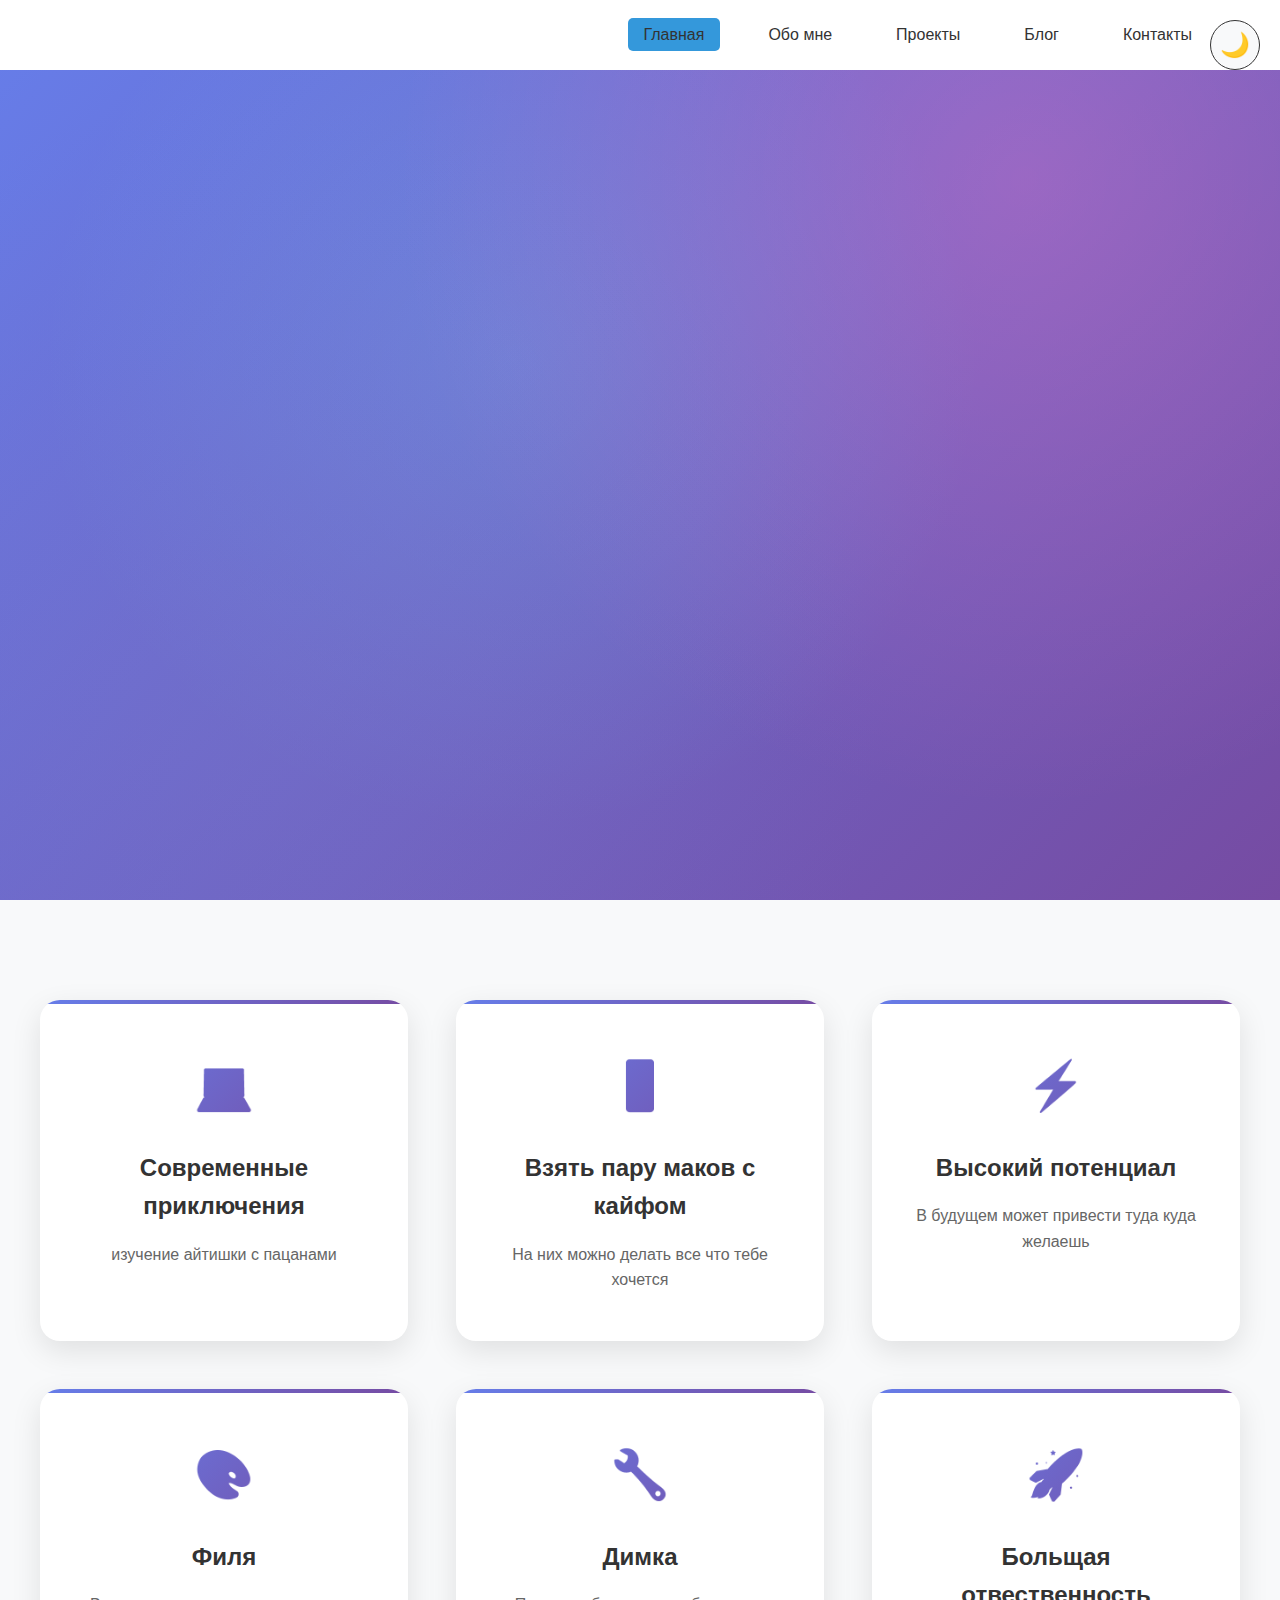
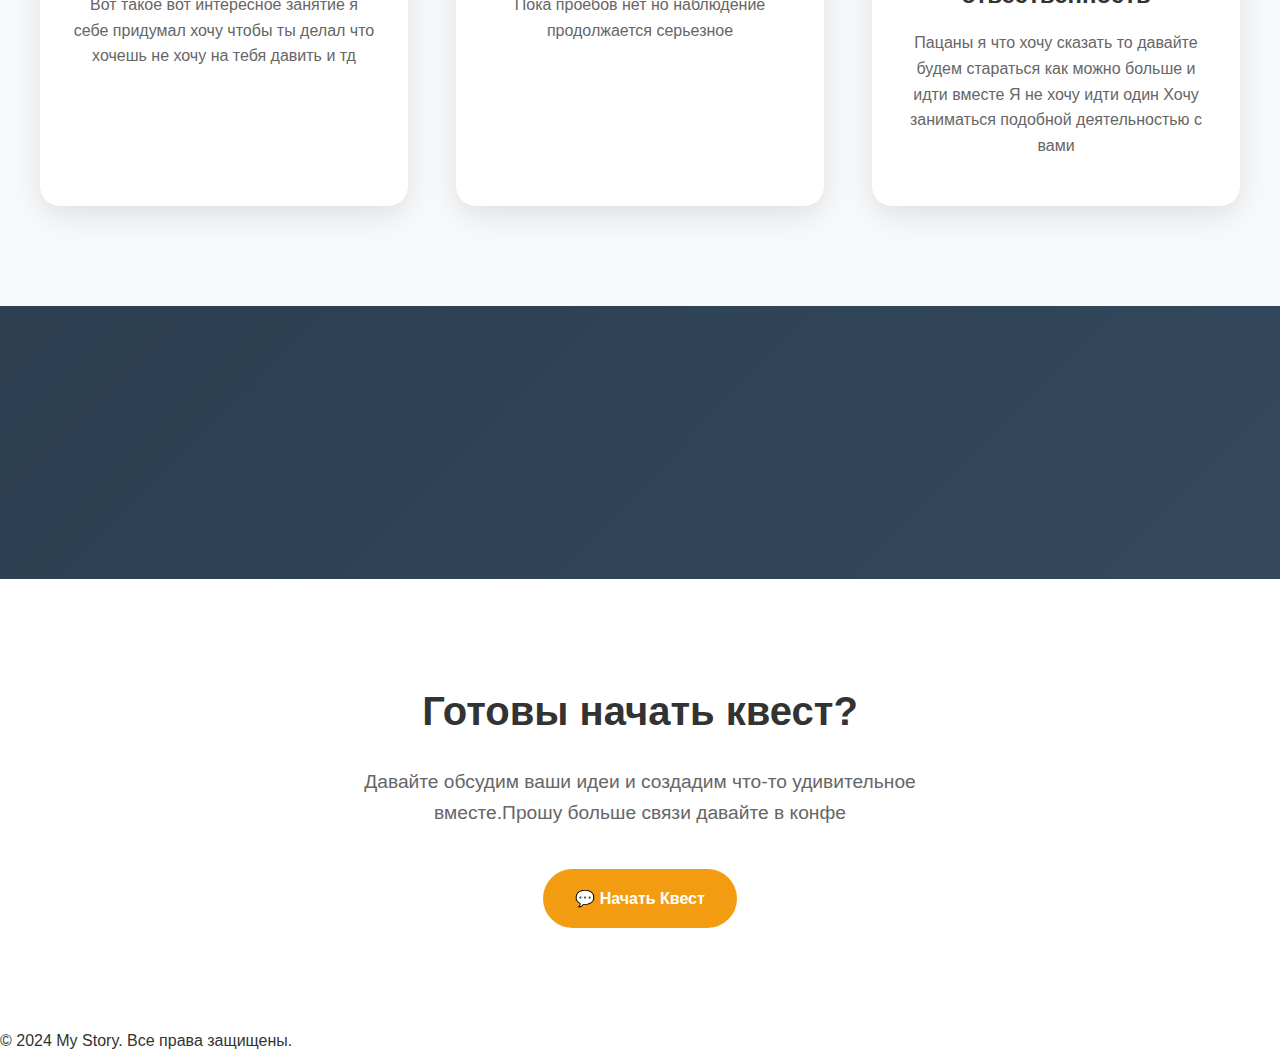
<file: index.html>
<!DOCTYPE html>
<html lang="ru">
<head>
    <meta name="theme-color" content="#ffffff" id="themeColor">
    <meta charset="UTF-8">
    <meta name="viewport" content="width=device-width, initial-scale=1.0">
    <title>Главная - MyStory</title>
    <link rel="stylesheet" href="style.css">
    <link href="https://fonts.googleapis.com/css2?family=Inter:wght@300;400;500;600;700&display=swap" rel="stylesheet">
    
    <style>
        /* CSS переменные для тем */
        :root {
            --bg-color: #ffffff;
            --text-color: #333333;
            --card-bg: #f8f9fa;
            --header-bg: #ffffff;
            --primary-color: #667eea;
            --secondary-color: #764ba2;
        }

        /* Темная тема */
        [data-theme="dark"] {
            --bg-color: #1a1a1a;
            --text-color: #ffffff;
            --card-bg: #2d2d2d;
            --header-bg: #2d2d2d;
            --primary-color: #4dabf7;
            --secondary-color: #339af0;
        }

        /* Основные стили с использованием переменных */
        body {
            background-color: var(--bg-color);
            color: var(--text-color);
            transition: background-color 0.3s ease, color 0.3s ease;
        }

        header {
            background-color: var(--header-bg) !important;
        }

        /* Специфические стили для главной страницы */
        .hero {
            background: linear-gradient(135deg, var(--primary-color) 0%, var(--secondary-color) 100%);
            min-height: 100vh;
            display: flex;
            align-items: center;
            justify-content: center;
            position: relative;
            overflow: hidden;
            padding: 100px 2rem 2rem;
        }
        
        .hero::before {
            content: '';
            position: absolute;
            top: 0;
            left: 0;
            right: 0;
            bottom: 0;
            background: 
                radial-gradient(circle at 20% 80%, rgba(120, 119, 198, 0.3) 0%, transparent 50%),
                radial-gradient(circle at 80% 20%, rgba(255, 119, 198, 0.3) 0%, transparent 50%),
                radial-gradient(circle at 40% 40%, rgba(120, 219, 255, 0.2) 0%, transparent 50%);
            animation: float 6s ease-in-out infinite;
        }

        .hero-content {
            text-align: center;
            color: white;
            position: relative;
            z-index: 2;
            max-width: 800px;
        }

        .hero h1 {
            font-size: 4rem;
            font-weight: 700;
            margin-bottom: 1.5rem;
            opacity: 0;
            animation: fadeInUp 1s ease 0.5s forwards;
            line-height: 1.2;
        }

        .hero p {
            font-size: 1.4rem;
            margin-bottom: 2.5rem;
            opacity: 0.9;
            opacity: 0;
            animation: fadeInUp 1s ease 0.8s forwards;
            line-height: 1.6;
        }

        .highlight {
            background: linear-gradient(135deg, #f39c12, #e74c3c);
            -webkit-background-clip: text;
            -webkit-text-fill-color: transparent;
            background-clip: text;
        }

        .hero-buttons {
            display: flex;
            gap: 1.5rem;
            justify-content: center;
            opacity: 0;
            animation: fadeInUp 1s ease 1.1s forwards;
            flex-wrap: wrap;
        }

        .cta-button {
            background: rgba(255, 255, 255, 0.2);
            backdrop-filter: blur(10px);
            color: white;
            padding: 15px 30px;
            text-decoration: none;
            border-radius: 50px;
            transition: all 0.3s ease;
            border: 2px solid rgba(255, 255, 255, 0.3);
            font-weight: 600;
            display: inline-flex;
            align-items: center;
            gap: 0.5rem;
        }

        .cta-button.primary {
            background: #f39c12;
            border-color: #f39c12;
        }

        .cta-button:hover {
            transform: translateY(-3px);
            box-shadow: 0 10px 30px rgba(0,0,0,0.2);
            background: rgba(255, 255, 255, 0.3);
        }

        .cta-button.primary:hover {
            background: #e67e22;
            border-color: #e67e22;
        }

        /* Секция фичей */
        .features {
            padding: 100px 2rem;
            background: var(--card-bg);
        }

        .features-grid {
            display: grid;
            grid-template-columns: repeat(auto-fit, minmax(300px, 1fr));
            gap: 3rem;
            max-width: 1200px;
            margin: 0 auto;
        }

        .feature-card {
            background: var(--bg-color);
            padding: 3rem 2rem;
            border-radius: 20px;
            text-align: center;
            box-shadow: 0 10px 30px rgba(0,0,0,0.1);
            transition: all 0.3s ease;
            position: relative;
            overflow: hidden;
        }

        .feature-card::before {
            content: '';
            position: absolute;
            top: 0;
            left: 0;
            right: 0;
            height: 4px;
            background: linear-gradient(135deg, var(--primary-color), var(--secondary-color));
        }

        .feature-card:hover {
            transform: translateY(-10px);
            box-shadow: 0 20px 40px rgba(0,0,0,0.15);
        }

        .feature-icon {
            font-size: 3rem;
            margin-bottom: 1.5rem;
            background: linear-gradient(135deg, var(--primary-color), var(--secondary-color));
            -webkit-background-clip: text;
            -webkit-text-fill-color: transparent;
            background-clip: text;
        }

        .feature-card h3 {
            font-size: 1.5rem;
            margin-bottom: 1rem;
            color: var(--text-color);
        }

        .feature-card p {
            color: #666;
            line-height: 1.6;
        }

        [data-theme="dark"] .feature-card p {
            color: #cccccc;
        }

        /* Секция статистики */
        .stats {
            padding: 80px 2rem;
            background: linear-gradient(135deg, #2c3e50, #34495e);
            color: white;
            text-align: center;
        }

        .stats-grid {
            display: grid;
            grid-template-columns: repeat(auto-fit, minmax(200px, 1fr));
            gap: 2rem;
            max-width: 1200px;
            margin: 0 auto;
        }

        .stat-item {
            opacity: 0;
            transform: translateY(30px);
            transition: all 0.6s ease;
        }

        .stat-item.visible {
            opacity: 1;
            transform: translateY(0);
        }

        .stat-number {
            font-size: 3rem;
            font-weight: 700;
            margin-bottom: 0.5rem;
            background: linear-gradient(135deg, #f39c12, #e74c3c);
            -webkit-background-clip: text;
            -webkit-text-fill-color: transparent;
            background-clip: text;
        }

        .stat-label {
            font-size: 1.1rem;
            opacity: 0.8;
        }

        /* Секция призыва к действию */
        .cta-section {
            padding: 100px 2rem;
            background: var(--bg-color);
            text-align: center;
        }

        .cta-content {
            max-width: 600px;
            margin: 0 auto;
        }

        .cta-content h2 {
            font-size: 2.5rem;
            margin-bottom: 1.5rem;
            color: var(--text-color);
        }

        .cta-content p {
            font-size: 1.2rem;
            margin-bottom: 2.5rem;
            color: #666;
            line-height: 1.6;
        }

        [data-theme="dark"] .cta-content p {
            color: #cccccc;
        }

        /* Кнопка переключения темы */
        .theme-toggle {
            position: fixed;
            top: 20px;
            right: 20px;
            background: var(--card-bg);
            border: 1px solid var(--text-color);
            border-radius: 50%;
            width: 50px;
            height: 50px;
            font-size: 1.5rem;
            cursor: pointer;
            z-index: 1000;
            transition: all 0.3s ease;
            display: flex;
            align-items: center;
            justify-content: center;
        }

        .theme-toggle:hover {
            transform: scale(1.1);
            background: var(--primary-color);
        }

        /* Навигация */
        nav ul li a {
            color: var(--text-color) !important;
        }

        /* Анимации */
        @keyframes fadeInUp {
            from {
                opacity: 0;
                transform: translateY(30px);
            }
            to {
                opacity: 1;
                transform: translateY(0);
            }
        }

        @keyframes float {
            0%, 100% {
                transform: translateY(0px);
            }
            50% {
                transform: translateY(-20px);
            }
        }

        .typewriter {
            overflow: hidden;
            border-right: 3px solid #f39c12;
            white-space: nowrap;
            margin: 0 auto;
            animation: typing 3.5s steps(40, end), blink-caret 0.75s step-end infinite;
        }

        @keyframes typing {
            from { width: 0 }
            to { width: 100% }
        }

        @keyframes blink-caret {
            from, to { border-color: transparent }
            50% { border-color: #f39c12 }
        }

        /* Адаптивность */
        @media (max-width: 768px) {
            .hero h1 {
                font-size: 2.5rem;
            }
            
            .hero p {
                font-size: 1.1rem;
            }
            
            .hero-buttons {
                flex-direction: column;
                align-items: center;
            }
            
            .cta-button {
                width: 100%;
                max-width: 300px;
                justify-content: center;
            }
            
            .features-grid {
                grid-template-columns: 1fr;
            }
            
            .stats-grid {
                grid-template-columns: repeat(2, 1fr);
            }

            .theme-toggle {
                top: 15px;
                right: 15px;
                width: 45px;
                height: 45px;
                font-size: 1.3rem;
            }
        }

        @media (max-width: 480px) {
            .stats-grid {
                grid-template-columns: 1fr;
            }
            
            .hero h1 {
                font-size: 2rem;
            }

            .theme-toggle {
                top: 10px;
                right: 10px;
                width: 40px;
                height: 40px;
                font-size: 1.2rem;
            }
        }
    </style>
</head>
<body>
    <header>
        <nav>
            <div class="logo">
                <a href="index.html">My Story</a>
            </div>
            <ul class="nav-links">
                <li><a href="index.html" class="active">Главная</a></li>
                <li><a href="about.html">Обо мне</a></li>
                <li><a href="projects.html">Проекты</a></li>
                <li><a href="blog.html">Блог</a></li>
                <li><a href="contact.html">Контакты</a></li>
            </ul>
            <!-- Кнопка переключения темы -->
            <button id="themeToggle" class="theme-toggle" title="Переключить тему">🌙</button>
        </nav>
    </header>

    <!-- Герой секция -->
    <section class="hero">
        <div class="hero-content">
            <h1>
                Привет, я <span class="highlight">RAFA</span>
                <br>Создаю цифровые решения
            rasul and raf luchie</h1>
                
            <p>
                Превращаю идеи в современные и функциональные веб-сайты. 
                Специализируюсь на создании интуитивных интерфейсов и качественном коде.
            </p>
            <div class="hero-buttons">
                <a href="projects.html" class="cta-button primary">
                    🚀 Смотреть работы
                </a>
                <a href="contact.html" class="cta-button">
                    📞 Не связывайся!
                </a>
            </div>
        </div>
    </section>

    <!-- Секция возможностей -->
    <section class="features">
        <div class="features-grid">
            <div class="feature-card">
                <div class="feature-icon">💻</div>
                <h3>Современные приключения</h3>
                <p>изучение айтишки с пацанами</p>
            </div>
            
            <div class="feature-card">
                <div class="feature-icon">📱</div>
                <h3>Взять пару маков с кайфом</h3>
                <p>На них можно делать все что тебе хочется</p>
            </div>
            
            <div class="feature-card">
                <div class="feature-icon">⚡</div>
                <h3>Высокий потенциал</h3>
                <p>В будущем может привести туда куда желаешь</p>
            </div>
            
            <div class="feature-card">
                <div class="feature-icon">🎨</div>
                <h3>Филя</h3>
                <p>Вот такое вот интересное занятие я себе придумал
                    хочу чтобы ты делал что хочешь
                    не хочу на тебя давить и тд 
                    
                </p>
            </div>
            
            <div class="feature-card">
                <div class="feature-icon">🔧</div>
                <h3>Димка</h3>
                <p>Пока проебов нет
                    но наблюдение продолжается серьезное
                    
                </p>
            </div>
            
            <div class="feature-card">
                <div class="feature-icon">🚀</div>
                <h3>Больщая отвественность</h3>
                <p>Пацаны я что хочу сказать то 
                    давайте будем стараться как можно больше и идти вместе
                    Я не хочу идти один
                    Хочу заниматься подобной деятельностью с вами
                </p>
            </div>
        </div>
    </section>

    <!-- Секция статистики -->
    <section class="stats">
        <div class="stats-grid">
            <div class="stat-item">
                <div class="stat-number" data-target="0"></div>
                <div class="stat-label">Завершенных проектов</div>
            </div>
            
            <div class="stat-item">
                <div class="stat-number" data-target="0"></div>
                <div class="stat-label">Года опыта</div>
            </div>
            
            <div class="stat-item">
                <div class="stat-number" data-target="1">0</div>
                <div class="stat-label">Месяцев подготовки</div>
            </div>
            
            <div class="stat-item">
                <div class="stat-number" data-target="0"></div>
                <div class="stat-label">Выполненных задач</div>
            </div>
        </div>
    </section>

    <!-- Секция призыва к действию -->
    <section class="cta-section">
        <div class="cta-content">
            <h2>Готовы начать квест?</h2>
            <p>Давайте обсудим ваши идеи и создадим что-то удивительное вместе.Прошу больше связи давайте в конфе</p>
            <a href="contact.html" class="cta-button primary">
                💬 Начать Квест
            </a>
        </div>
    </section>

    <footer>
        <div class="footer-content">
            <p>&copy; 2024 My Story. Все права защищены.</p>
        </div>
    </footer>

    <script src="theme.js"></script>
</body>
</html>
</file>
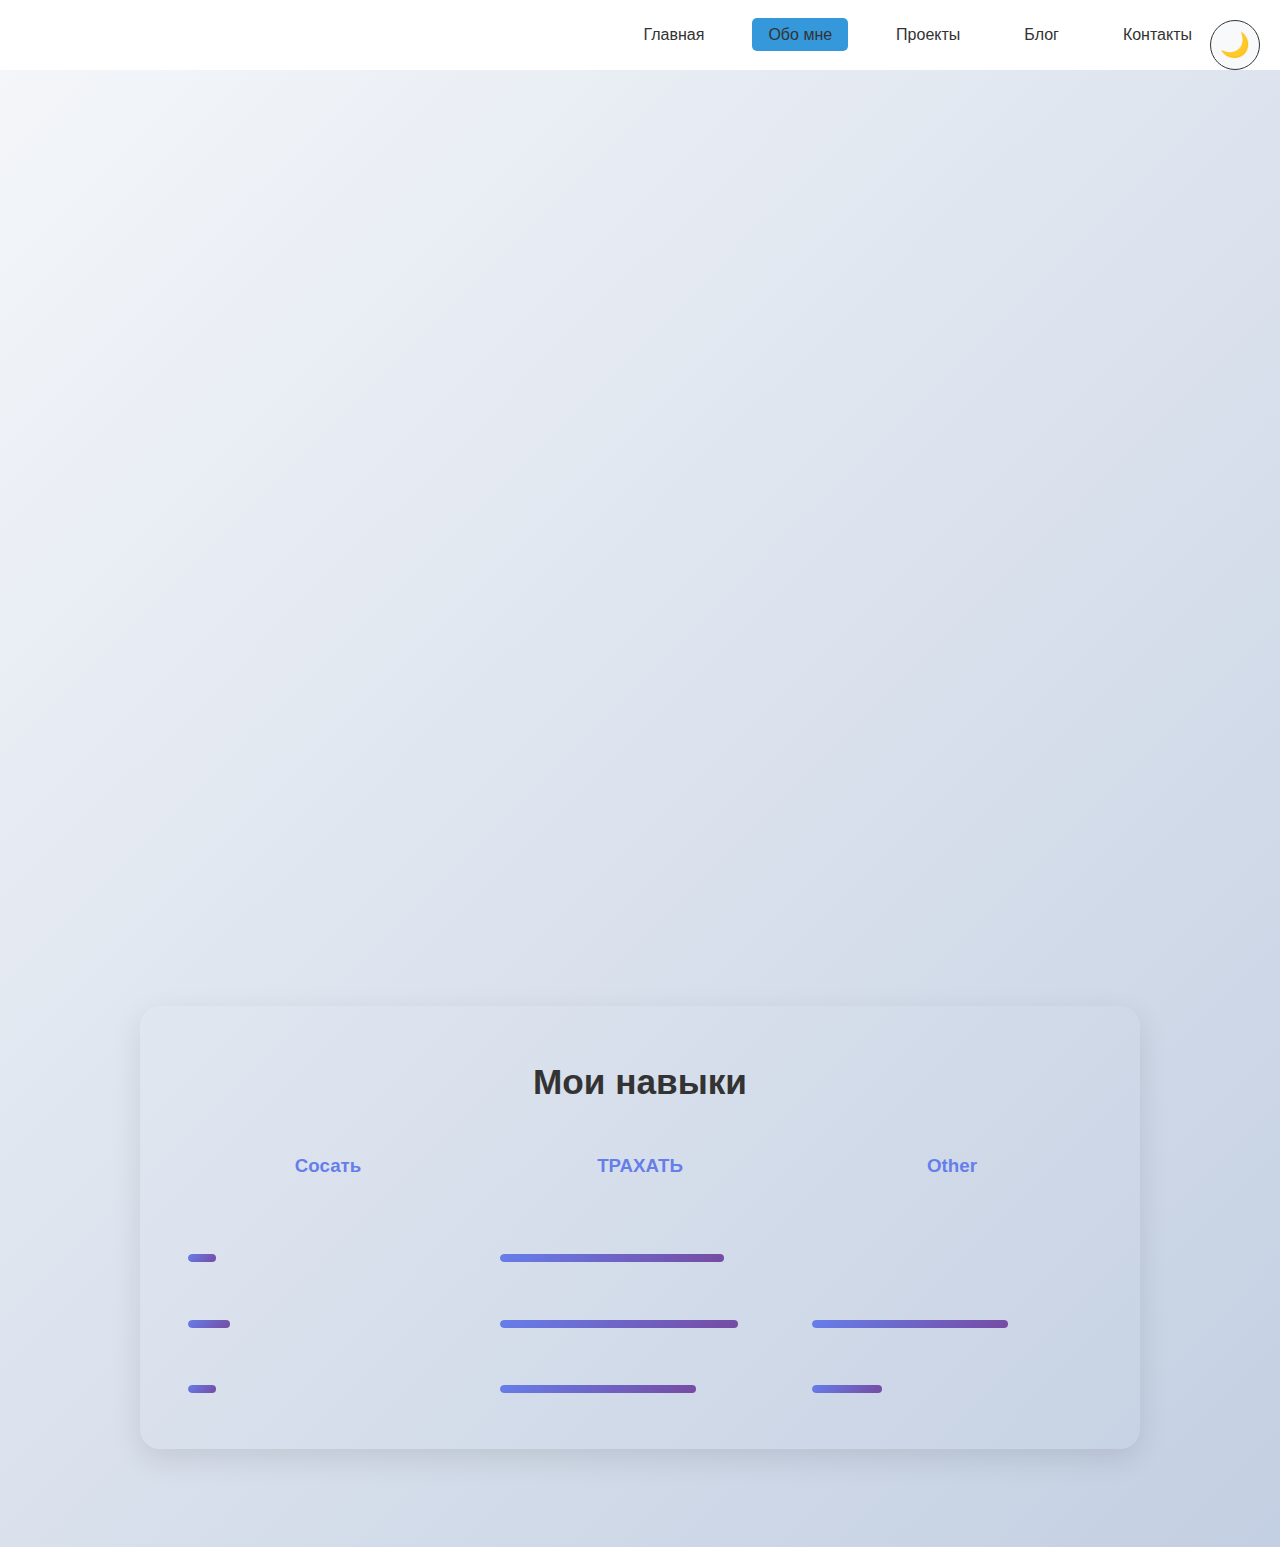
<file: about.html>
<!DOCTYPE html>
<html lang="ru">
<head>
    <meta charset="UTF-8">
    <meta name="viewport" content="width=device-width, initial-scale=1.0">
    <title>Обо мне - Моё Портфолио</title>
    <link rel="stylesheet" href="style.css">
    <!-- Подключаем красивый шрифт из Google Fonts -->
    <link href="https://fonts.googleapis.com/css2?family=Inter:wght@300;400;500;600;700&display=swap" rel="stylesheet">
    <!-- Подключение темы -->
    <link rel="stylesheet" href="theme.css">
    <style>
        /* Специфические стили для страницы "Обо мне" */
        .about-page {
            padding: 120px 2rem 50px;
            min-height: 100vh;
            background: linear-gradient(135deg, #f5f7fa 0%, #c3cfe2 100%);
        }

        .about-container {
            max-width: 1000px;
            margin: 0 auto;
            text-align: center;
        }

        .about-header {
            margin-bottom: 4rem;
        }

        .about-header h1 {
            font-size: 3.5rem;
            font-weight: 700;
            background: linear-gradient(135deg, var(--primary-color), var(--secondary-color));
            -webkit-background-clip: text;
            -webkit-text-fill-color: transparent;
            margin-bottom: 1rem;
            opacity: 0;
            animation: fadeInUp 1s ease 0.3s forwards;
        }

        .about-header p {
            font-size: 1.3rem;
            color: var(--text-color);
            opacity: 0.8;
            opacity: 0;
            animation: fadeInUp 1s ease 0.6s forwards;
        }

        .about-content {
            display: grid;
            grid-template-columns: 1fr 1fr;
            gap: 4rem;
            align-items: center;
            margin-bottom: 4rem;
        }

        .about-text {
            text-align: left;
        }

        .about-text h2 {
            font-size: 2.2rem;
            margin-bottom: 1.5rem;
            color: var(--text-color);
            opacity: 0;
            animation: fadeInLeft 1s ease 0.9s forwards;
        }

        .about-text p {
            font-size: 1.1rem;
            line-height: 1.8;
            margin-bottom: 1.5rem;
            color: #555;
            opacity: 0;
            animation: fadeInLeft 1s ease 1.2s forwards;
        }

        .about-image {
            opacity: 0;
            animation: fadeInRight 1s ease 1.5s forwards;
        }

        .profile-card {
            background: var(--white);
            padding: 2rem;
            border-radius: 20px;
            box-shadow: 0 20px 40px rgba(0,0,0,0.1);
            text-align: center;
        }

        .avatar {
            width: 200px;
            height: 200px;
            border-radius: 50%;
            background: linear-gradient(135deg, var(--primary-color), var(--secondary-color));
            margin: 0 auto 1.5rem;
            display: flex;
            align-items: center;
            justify-content: center;
            font-size: 4rem;
            color: white;
            border: 5px solid var(--white);
            box-shadow: 0 10px 30px rgba(0,0,0,0.2);
        }

        .profile-info h3 {
            font-size: 1.5rem;
            margin-bottom: 0.5rem;
            color: var(--text-color);
        }

        .profile-info p {
            color: #666;
            margin-bottom: 1.5rem;
        }

        .social-links {
            display: flex;
            justify-content: center;
            gap: 1rem;
            margin-top: 1rem;
        }

        .social-link {
            width: 40px;
            height: 40px;
            background: var(--light-bg);
            border-radius: 50%;
            display: flex;
            align-items: center;
            justify-content: center;
            text-decoration: none;
            color: var(--text-color);
            transition: all 0.3s ease;
        }

        .social-link:hover {
            background: var(--primary-color);
            color: white;
            transform: translateY(-3px);
        }

        /* Секция навыков */
        .skills-section {
            background: var(--white);
            padding: 3rem;
            border-radius: 20px;
            box-shadow: 0 10px 30px rgba(0,0,0,0.1);
            margin-bottom: 3rem;
        }

        .skills-section h2 {
            text-align: center;
            margin-bottom: 2.5rem;
            font-size: 2.2rem;
            color: var(--text-color);
        }

        .skills-grid {
            display: grid;
            grid-template-columns: repeat(auto-fit, minmax(250px, 1fr));
            gap: 2rem;
        }

        .skill-category {
            text-align: center;
        }

        .skill-category h3 {
            margin-bottom: 1.5rem;
            color: var(--primary-color);
        }

        .skill-item {
            display: flex;
            justify-content: space-between;
            align-items: center;
            margin-bottom: 1rem;
            opacity: 0;
            animation: fadeInUp 1s ease forwards;
        }

        .skill-name {
            font-weight: 500;
        }

        .skill-bar {
            width: 100%;
            height: 8px;
            background: var(--light-bg);
            border-radius: 10px;
            overflow: hidden;
            margin: 0.5rem 0;
        }

        .skill-level {
            height: 100%;
            background: linear-gradient(135deg, var(--primary-color), var(--secondary-color));
            border-radius: 10px;
            transition: width 2s ease-in-out;
        }

        /* Анимации */
        @keyframes fadeInUp {
            from {
                opacity: 0;
                transform: translateY(30px);
            }
            to {
                opacity: 1;
                transform: translateY(0);
            }
        }

        @keyframes fadeInLeft {
            from {
                opacity: 0;
                transform: translateX(-30px);
            }
            to {
                opacity: 1;
                transform: translateX(0);
            }
        }

        @keyframes fadeInRight {
            from {
                opacity: 0;
                transform: translateX(30px);
            }
            to {
                opacity: 1;
                transform: translateX(0);
            }
        }

        /* Адаптивность */
        @media (max-width: 768px) {
            .about-content {
                grid-template-columns: 1fr;
                gap: 2rem;
                text-align: center;
            }

            .about-text {
                text-align: center;
            }

            .about-header h1 {
                font-size: 2.5rem;
            }

            .skills-grid {
                grid-template-columns: 1fr;
            }
        }
    </style>
</head>
<body>
    <header>
        <nav>
            <div class="logo">
                <a href="index.html">МоеПортфолио</a>
            </div>
            <ul class="nav-links">
                <li><a href="index.html">Главная</a></li>
                <li><a href="about.html" class="active">Обо мне</a></li>
                <li><a href="projects.html">Проекты</a></li>
                <li><a href="blog.html">Блог</a></li>
                <li><a href="contact.html">Контакты</a></li>
            </ul>
            <button id="themeToggle" class="theme-toggle" title="Переключить тему">🌙</button>
        </nav>
    </header>

    <section class="about-page">
        <div class="about-container">
            <!-- Заголовок -->
            <div class="about-header">
                <h1>Обо мне</h1>
                <p>Узнайте больше о моем пути в веб-разработке</p>
            </div>

            <!-- Основной контент -->
            <div class="about-content">
                <div class="about-text">
                    <h2>Привет! 👋 Я cloun</h2>
                    <p>Меня зовут Рафа, и я увлечен созданием современных, функциональных веб-сайтов. Мой путь в IT начался с интереса к технологиям и желанию создавать цифровые продукты, которые решают реальные проблемы.
                        Это херня вставлена из гпт
                    </p>
                    
                    <p>Я специализируюсь на фронтенд-разработке, используя современные технологии такие как HTML5, CSS3 и JavaScript. Постоянно учусь новому и слежу за трендами в веб-разработке.
                        это тоже
                    </p>
                    
                    <p>Верю, что хороший код должен быть не только функциональным, но и читаемым, поддерживаемым и масштабируемым.
                        и это
                    </p>
                    <p>А вот это я создал сам для вас идиотов
                        чтобы вы посмотели
                    </p>
                </div>

                <div class="about-image">
                    <div class="profile-card">
                        <div class="avatar">
                            👨‍💻
                        </div>
                        <div class="profile-info">
                            <h3>Рафа</h3>
                            <p>Растаман</p>
                            <p>📍 Токио</p>
                        </div>
                        <div class="social-links">
                            <a href="#" class="social-link">📧</a>
                            <a href="https://github.com/tohlk" class="social-link">🐙</a>
                            <a href="#" class="social-link">💼</a>
                            <a href="@toh1k">📱</a>
                        </div>
                    </div>
                </div>
            </div>

            <!-- Секция навыков -->
            <div class="skills-section">
                <h2>Мои навыки</h2>
                <div class="skills-grid">
                    <div class="skill-category">
                        <h3>Сосать</h3>
                        <div class="skill-item">
                            <span class="skill-name">UFC</span>
                        </div>
                        <div class="skill-bar">
                            <div class="skill-level" style="width: 10%" data-width="10"></div>
                        </div>

                        <div class="skill-item">
                            <span class="skill-name">DOTA2</span>
                        </div>
                        <div class="skill-bar">
                            <div class="skill-level" style="width: 15%" data-width="10"></div>
                        </div>

                        <div class="skill-item">
                            <span class="skill-name">IT</span>
                        </div>
                        <div class="skill-bar">
                            <div class="skill-level" style="width: 10%" data-width="10"></div>
                        </div>
                    </div>

                    <div class="skill-category">
                        <h3>ТРАХАТЬ</h3>
                        <div class="skill-item">
                            <span class="skill-name">UFC</span>
                        </div>
                        <div class="skill-bar">
                            <div class="skill-level" style="width: 80%" data-width="80"></div>
                        </div>

                        <div class="skill-item">
                            <span class="skill-name">DOTA2</span>
                        </div>
                        <div class="skill-bar">
                            <div class="skill-level" style="width: 85%" data-width="85"></div>
                        </div>

                        <div class="skill-item">
                            <span class="skill-name">IT</span>
                        </div>
                        <div class="skill-bar">
                            <div class="skill-level" style="width: 70%" data-width="70"></div>
                        </div>
                    </div>

                    <div class="skill-category">
                        <h3>Other</h3>
                        <div class="skill-item">
                            <span class="skill-name">Девушки</span>
                        </div>
                        <div class="skill-bar">
                            <div class="skill-level" style="width: 0%" data-width="0"></div>
                        </div>

                        <div class="skill-item">
                            <span class="skill-name">Девушки легкого поведения</span>
                        </div>
                        <div class="skill-bar">
                            <div class="skill-level" style="width: 70%" data-width="75"></div>
                        </div>

                        <div class="skill-item">
                            <span class="skill-name">Знакоства</span>
                        </div>
                        <div class="skill-bar">
                            <div class="skill-level" style="width: 25%" data-width="30"></div>
                        </div>
                    </div>
                </div>
            </div>
        </div>
    </section>

    <script>
        // Анимация заполнения skill-bars при прокрутке
        document.addEventListener('DOMContentLoaded', function() {
            const skillBars = document.querySelectorAll('.skill-level');
            
            const animateSkills = () => {
                skillBars.forEach(bar => {
                    const width = bar.getAttribute('data-width') + '%';
                    bar.style.width = width;
                });
            };

            // Запускаем анимацию при загрузке
            setTimeout(animateSkills, 1000);

            // Анимация появления элементов при скролле
            const fadeElements = document.querySelectorAll('.skill-item');
            
            const fadeInOnScroll = () => {
                fadeElements.forEach(element => {
                    const elementTop = element.getBoundingClientRect().top;
                    const elementVisible = 150;
                    
                    if (elementTop < window.innerHeight - elementVisible) {
                        element.style.opacity = "1";
                        element.style.transform = "translateY(0)";
                    }
                });
            };

            // Инициализация
            fadeElements.forEach(element => {
                element.style.opacity = "0";
                element.style.transform = "translateY(30px)";
                element.style.transition = "opacity 0.6s ease, transform 0.6s ease";
            });

            window.addEventListener('scroll', fadeInOnScroll);
            fadeInOnScroll(); // Проверяем при загрузке
        });
    </script>
    <!-- Подключение скрипта темы -->
    <script src="theme.js"></script>
</body>
</html>
</file>
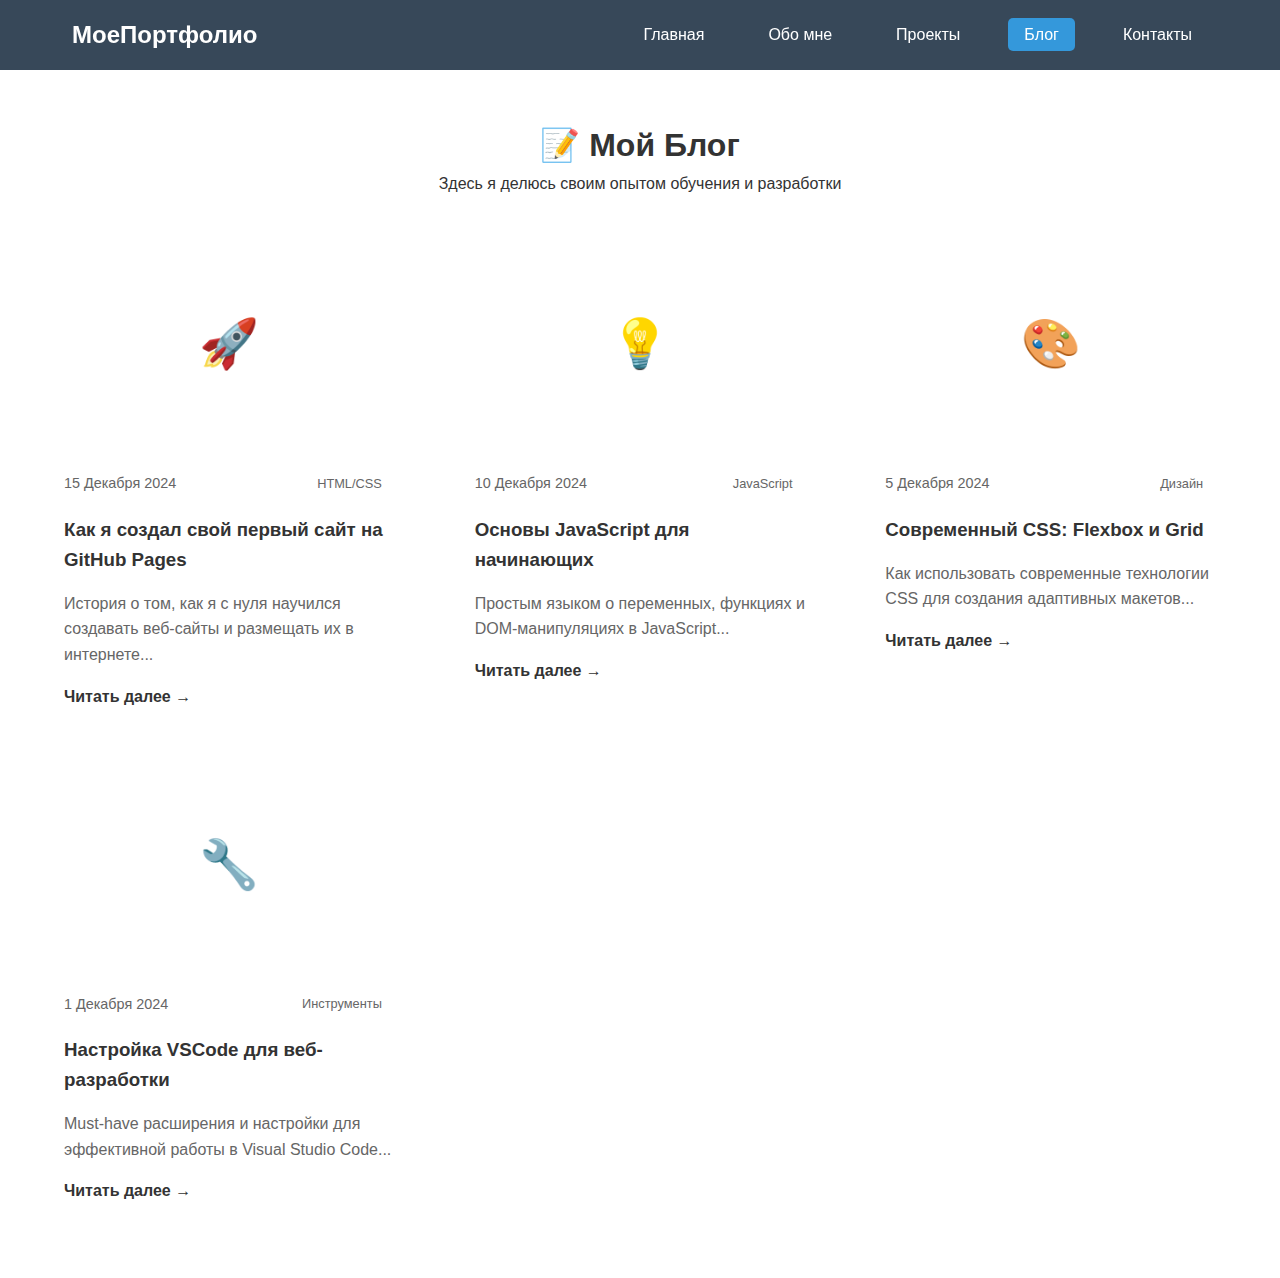
<file: blog.html>
<!DOCTYPE html>
<html lang="ru">
<head>
    <meta charset="UTF-8">
    <meta name="viewport" content="width=device-width, initial-scale=1.0">
    <title>Блог - Моё Портфолио</title>
    <link rel="stylesheet" href="style.css">
    <style>
        /* Дополнительные стили для блога */
        .blog-page {
            padding: 120px 2rem 50px;
            min-height: 100vh;
        }

        .blog-header {
            text-align: center;
            margin-bottom: 3rem;
        }

        .blog-grid {
            display: grid;
            grid-template-columns: repeat(auto-fit, minmax(350px, 1fr));
            gap: 2rem;
            max-width: 1200px;
            margin: 0 auto;
        }

        .blog-card {
            background: var(--white);
            border-radius: var(--border-radius);
            overflow: hidden;
            box-shadow: var(--shadow);
            transition: all 0.3s ease;
        }

        .blog-card:hover {
            transform: translateY(-5px);
            box-shadow: 0 20px 40px rgba(0,0,0,0.15);
        }

        .blog-image {
            height: 200px;
            background: linear-gradient(135deg, var(--primary-color), var(--secondary-color));
            display: flex;
            align-items: center;
            justify-content: center;
            color: white;
            font-size: 3rem;
        }

        .blog-content {
            padding: 1.5rem;
        }

        .blog-meta {
            display: flex;
            justify-content: space-between;
            align-items: center;
            margin-bottom: 1rem;
            font-size: 0.9rem;
            color: #666;
        }

        .blog-tag {
            background: var(--light-bg);
            padding: 0.3rem 0.8rem;
            border-radius: 20px;
            font-size: 0.8rem;
        }

        .blog-card h3 {
            margin-bottom: 1rem;
            color: var(--text-color);
        }

        .blog-card p {
            color: #666;
            line-height: 1.6;
            margin-bottom: 1rem;
        }

        .read-more {
            color: var(--primary-color);
            text-decoration: none;
            font-weight: 600;
            display: inline-flex;
            align-items: center;
            gap: 0.5rem;
        }

        .read-more:hover {
            color: var(--secondary-color);
        }

        /* Страница отдельной статьи */
        .article-page {
            padding: 120px 2rem 50px;
            max-width: 800px;
            margin: 0 auto;
        }

        .article-header {
            text-align: center;
            margin-bottom: 3rem;
        }

        .article-meta {
            display: flex;
            justify-content: center;
            gap: 2rem;
            margin-bottom: 2rem;
            color: #666;
        }

        .article-content {
            line-height: 1.8;
            font-size: 1.1rem;
        }

        .article-content h2 {
            margin: 2rem 0 1rem;
            color: var(--text-color);
        }

        .article-content p {
            margin-bottom: 1.5rem;
        }

        .article-content code {
            background: var(--light-bg);
            padding: 0.2rem 0.4rem;
            border-radius: 4px;
            font-family: 'Courier New', monospace;
        }

        .back-to-blog {
            display: inline-block;
            margin-top: 3rem;
            color: var(--primary-color);
            text-decoration: none;
        }
    </style>
</head>
<body>
    <header>
        <nav>
            <div class="logo">
                <a href="index.html">МоеПортфолио</a>
            </div>
            <ul class="nav-links">
                <li><a href="index.html">Главная</a></li>
                <li><a href="about.html">Обо мне</a></li>
                <li><a href="projects.html">Проекты</a></li>
                <li><a href="blog.html" class="active">Блог</a></li>
                <li><a href="contact.html">Контакты</a></li>
            </ul>
        </nav>
    </header>

    <section class="blog-page">
        <div class="blog-header">
            <h1>📝 Мой Блог</h1>
            <p>Здесь я делюсь своим опытом обучения и разработки</p>
        </div>

        <div class="blog-grid">
            <!-- Статья 1 -->
            <article class="blog-card">
                <div class="blog-image">🚀</div>
                <div class="blog-content">
                    <div class="blog-meta">
                        <span class="blog-date">15 Декабря 2024</span>
                        <span class="blog-tag">HTML/CSS</span>
                    </div>
                    <h3>Как я создал свой первый сайт на GitHub Pages</h3>
                    <p>История о том, как я с нуля научился создавать веб-сайты и размещать их в интернете...</p>
                    <a href="blog-post-1.html" class="read-more">
                        Читать далее →
                    </a>
                </div>
            </article>

            <!-- Статья 2 -->
            <article class="blog-card">
                <div class="blog-image">💡</div>
                <div class="blog-content">
                    <div class="blog-meta">
                        <span class="blog-date">10 Декабря 2024</span>
                        <span class="blog-tag">JavaScript</span>
                    </div>
                    <h3>Основы JavaScript для начинающих</h3>
                    <p>Простым языком о переменных, функциях и DOM-манипуляциях в JavaScript...</p>
                    <a href="blog-post-2.html" class="read-more">
                        Читать далее →
                    </a>
                </div>
            </article>

            <!-- Статья 3 -->
            <article class="blog-card">
                <div class="blog-image">🎨</div>
                <div class="blog-content">
                    <div class="blog-meta">
                        <span class="blog-date">5 Декабря 2024</span>
                        <span class="blog-tag">Дизайн</span>
                    </div>
                    <h3>Современный CSS: Flexbox и Grid</h3>
                    <p>Как использовать современные технологии CSS для создания адаптивных макетов...</p>
                    <a href="blog-post-3.html" class="read-more">
                        Читать далее →
                    </a>
                </div>
            </article>

            <!-- Статья 4 -->
            <article class="blog-card">
                <div class="blog-image">🔧</div>
                <div class="blog-content">
                    <div class="blog-meta">
                        <span class="blog-date">1 Декабря 2024</span>
                        <span class="blog-tag">Инструменты</span>
                    </div>
                    <h3>Настройка VSCode для веб-разработки</h3>
                    <p>Must-have расширения и настройки для эффективной работы в Visual Studio Code...</p>
                    <a href="blog-post-4.html" class="read-more">
                        Читать далее →
                    </a>
                </div>
            </article>
        </div>
    </section>

    <script src="script.js"></script>
</body>
</html>
</file>
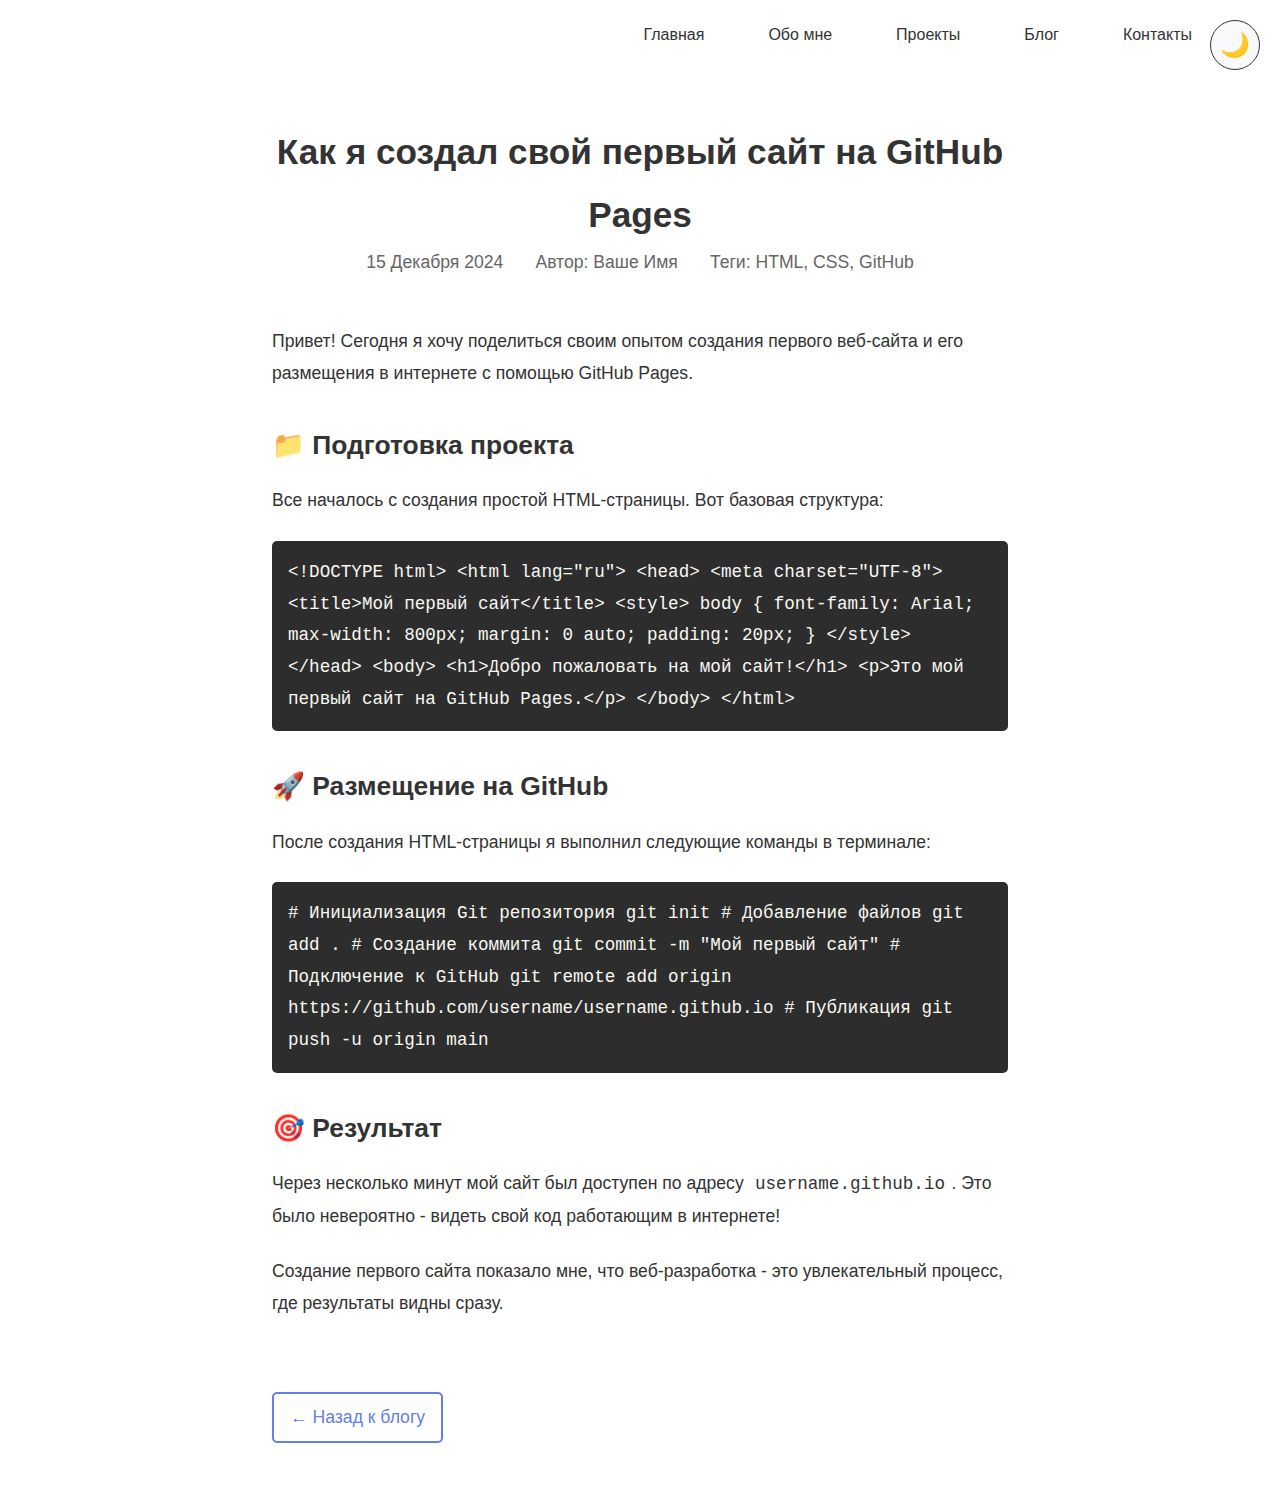
<file: blog_post_1.html>
<!DOCTYPE html>
<html lang="ru">
<head>
    <meta charset="UTF-8">
    <meta name="viewport" content="width=device-width, initial-scale=1.0">
    <title>Как я создал свой первый сайт - Мой Блог</title>
    <link rel="stylesheet" href="style.css">
    <link rel="stylesheet" href="theme.css">
    <style>
        .article-page {
            padding: 120px 2rem 50px;
            max-width: 800px;
            margin: 0 auto;
        }

        .article-header {
            text-align: center;
            margin-bottom: 3rem;
        }

        .article-meta {
            display: flex;
            justify-content: center;
            gap: 2rem;
            margin-bottom: 2rem;
            color: #666;
        }

        .article-content {
            line-height: 1.8;
            font-size: 1.1rem;
        }

        .article-content h2 {
            margin: 2rem 0 1rem;
            color: var(--text-color);
        }

        .article-content p {
            margin-bottom: 1.5rem;
        }

        .article-content code {
            background: var(--light-bg);
            padding: 0.2rem 0.4rem;
            border-radius: 4px;
            font-family: 'Courier New', monospace;
        }

        .code-block {
            background: #2d2d2d;
            color: #f8f8f2;
            padding: 1rem;
            border-radius: 5px;
            overflow-x: auto;
            margin: 1.5rem 0;
            font-family: 'Courier New', monospace;
        }

        .back-to-blog {
            display: inline-block;
            margin-top: 3rem;
            color: var(--primary-color);
            text-decoration: none;
            padding: 0.5rem 1rem;
            border: 2px solid var(--primary-color);
            border-radius: 5px;
            transition: all 0.3s ease;
        }

        .back-to-blog:hover {
            background: var(--primary-color);
            color: white;
        }
    </style>
</head>
<body>
    <header>
        <nav>
            <div class="logo">
                <a href="index.html">МоеПортфолио</a>
            </div>
            <ul class="nav-links">
                <li><a href="index.html">Главная</a></li>
                <li><a href="about.html">Обо мне</a></li>
                <li><a href="projects.html">Проекты</a></li>
                <li><a href="blog.html">Блог</a></li>
                <li><a href="contact.html">Контакты</a></li>
            </ul>
            <button id="themeToggle" class="theme-toggle" title="Переключить тему">🌙</button>

        </nav>
    </header>

    <section class="article-page">
        <article class="article-content">
            <div class="article-header">
                <h1>Как я создал свой первый сайт на GitHub Pages</h1>
                <div class="article-meta">
                    <span>15 Декабря 2024</span>
                    <span>Автор: Ваше Имя</span>
                    <span>Теги: HTML, CSS, GitHub</span>
                </div>
            </div>

            <p>Привет! Сегодня я хочу поделиться своим опытом создания первого веб-сайта и его размещения в интернете с помощью GitHub Pages.</p>

            <h2>📁 Подготовка проекта</h2>
            <p>Все началось с создания простой HTML-страницы. Вот базовая структура:</p>

            <div class="code-block">
&lt;!DOCTYPE html&gt;
&lt;html lang="ru"&gt;
&lt;head&gt;
    &lt;meta charset="UTF-8"&gt;
    &lt;title&gt;Мой первый сайт&lt;/title&gt;
    &lt;style&gt;
        body { font-family: Arial; max-width: 800px; margin: 0 auto; padding: 20px; }
    &lt;/style&gt;
&lt;/head&gt;
&lt;body&gt;
    &lt;h1&gt;Добро пожаловать на мой сайт!&lt;/h1&gt;
    &lt;p&gt;Это мой первый сайт на GitHub Pages.&lt;/p&gt;
&lt;/body&gt;
&lt;/html&gt;
            </div>

            <h2>🚀 Размещение на GitHub</h2>
            <p>После создания HTML-страницы я выполнил следующие команды в терминале:</p>

            <div class="code-block">
# Инициализация Git репозитория
git init

# Добавление файлов
git add .

# Создание коммита
git commit -m "Мой первый сайт"

# Подключение к GitHub
git remote add origin https://github.com/username/username.github.io

# Публикация
git push -u origin main
            </div>

            <h2>🎯 Результат</h2>
            <p>Через несколько минут мой сайт был доступен по адресу <code>username.github.io</code>. Это было невероятно - видеть свой код работающим в интернете!</p>

            <p>Создание первого сайта показало мне, что веб-разработка - это увлекательный процесс, где результаты видны сразу.</p>

            <a href="blog.html" class="back-to-blog">← Назад к блогу</a>
        </article>
    </section>

    <script src="script.js"></script>
</body>
</html>
</file>
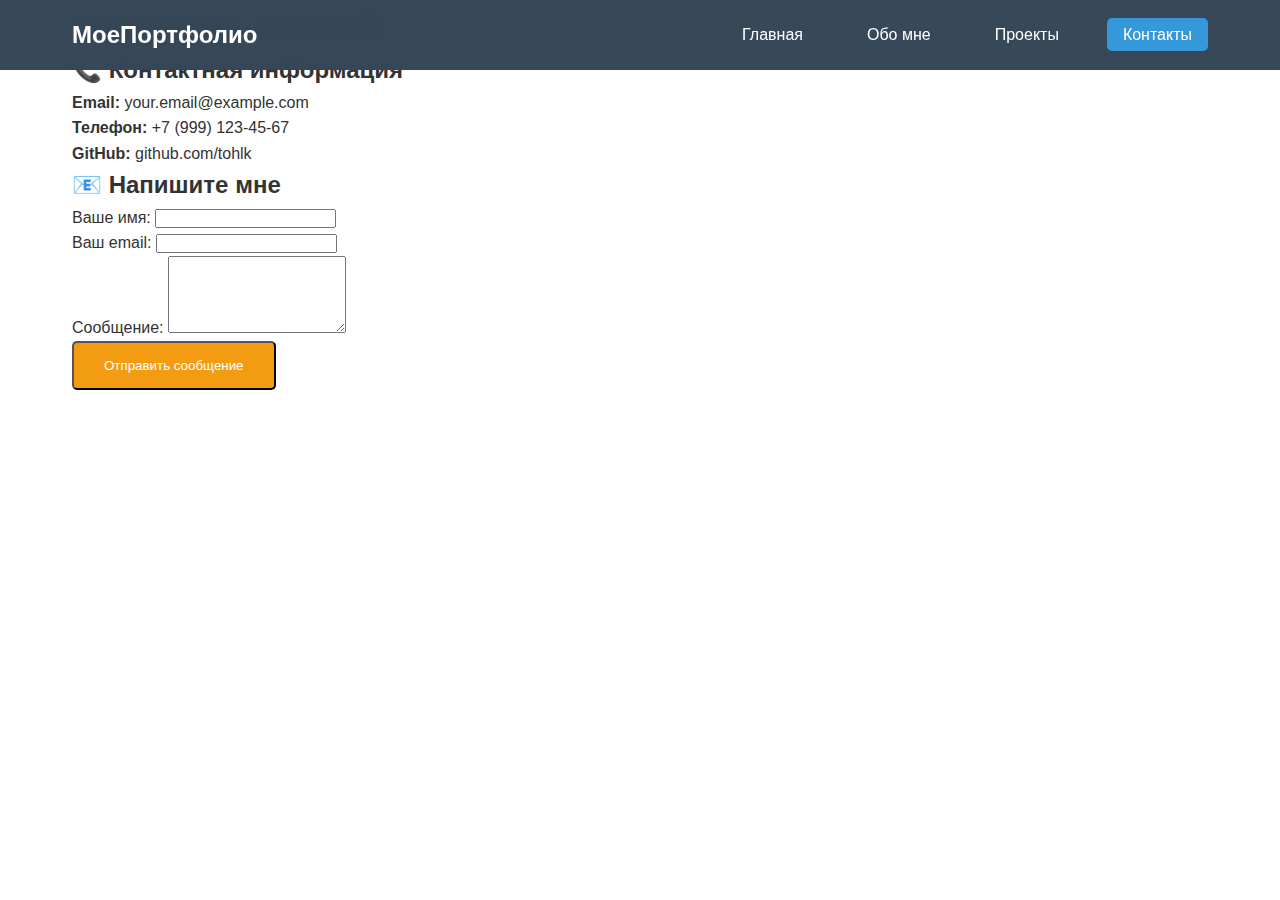
<file: contact.html>
<!DOCTYPE html>
<html lang="ru">
<head>
    <meta charset="UTF-8">
    <meta name="viewport" content="width=device-width, initial-scale=1.0">
    <title>Контакты - Моё Портфолио</title>
    <link rel="stylesheet" href="style.css">
</head>
<body>
    <header>
        <nav>
            <div class="logo">
                <a href="index.html">МоеПортфолио</a>
            </div>
            <ul class="nav-links">
                <li><a href="index.html">Главная</a></li>
                <li><a href="about.html">Обо мне</a></li>
                <li><a href="projects.html">Проекты</a></li>
                <li><a href="contact.html" class="active">Контакты</a></li>
            </ul>
        </nav>
    </header>

    <section class="contact-page">
        <div class="container">
            <h1>Свяжитесь со мной</h1>
            
            <div class="contact-grid">
                <div class="contact-info">
                    <h2>📞 Контактная информация</h2>
                    <div class="contact-item">
                        <strong>Email:</strong>
                        <span>your.email@example.com</span>
                    </div>
                    <div class="contact-item">
                        <strong>Телефон:</strong>
                        <span>+7 (999) 123-45-67</span>
                    </div>
                    <div class="contact-item">
                        <strong>GitHub:</strong>
                        <span>github.com/tohlk</span>
                    </div>
                </div>
                
                <form class="contact-form" id="contactForm">
                    <h2>📧 Напишите мне</h2>
                    
                    <div class="form-group">
                        <label for="name">Ваше имя:</label>
                        <input type="text" id="name" name="name" required>
                    </div>
                    
                    <div class="form-group">
                        <label for="email">Ваш email:</label>
                        <input type="email" id="email" name="email" required>
                    </div>
                    
                    <div class="form-group">
                        <label for="message">Сообщение:</label>
                        <textarea id="message" name="message" rows="5" required></textarea>
                    </div>
                    
                    <button type="submit" class="cta-button">Отправить сообщение</button>
                </form>
            </div>
        </div>
    </section>

    <script src="script.js"></script>
</body>
</html>
</file>
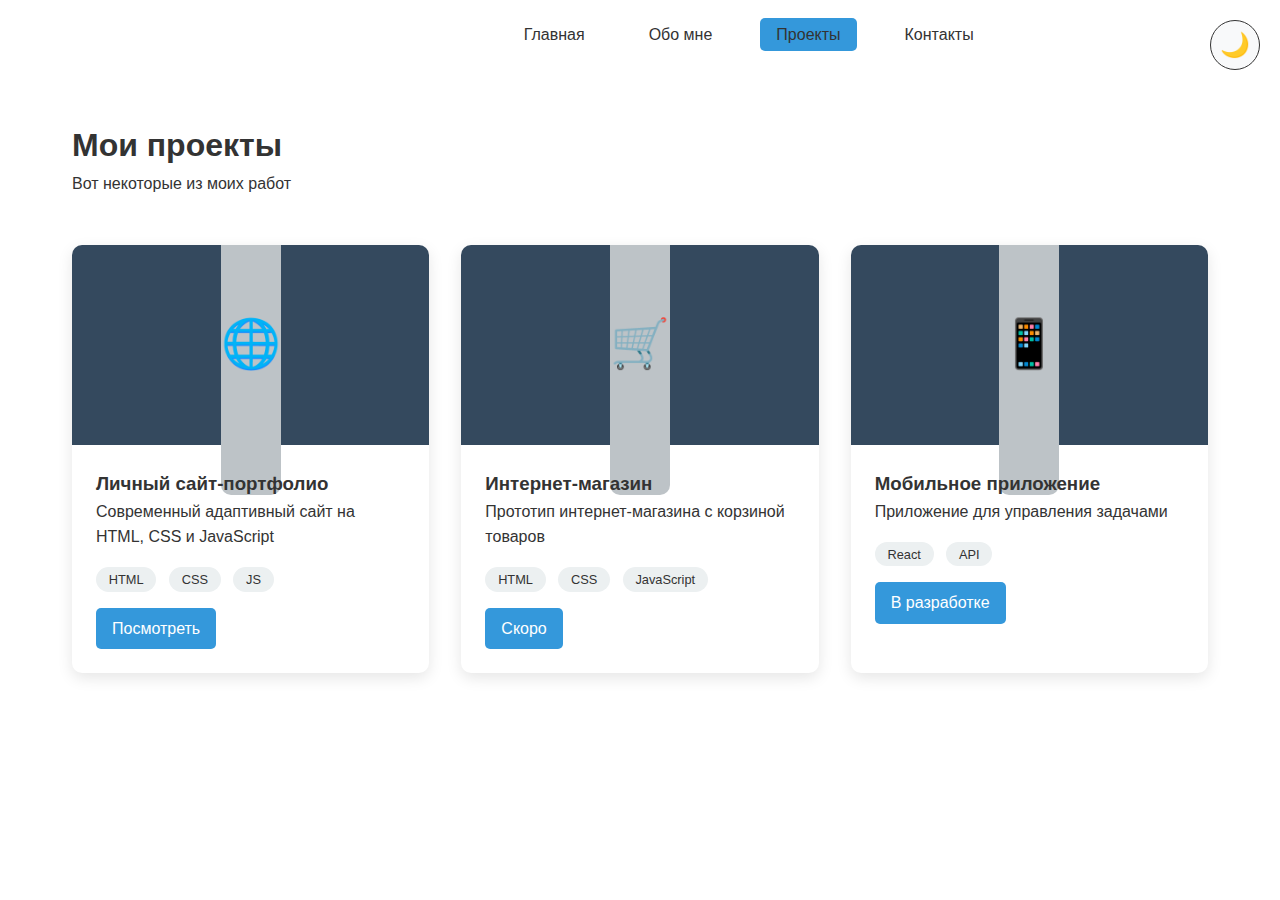
<file: project.html>
<!DOCTYPE html>
<html lang="ru">
<head>
    <meta charset="UTF-8">
    <meta name="viewport" content="width=device-width, initial-scale=1.0">
    <title>Проекты - Моё Портфолио</title>
    <link rel="stylesheet" href="style.css">
    <!-- Подключение темы -->
    <link rel="stylesheet" href="theme.css">
</head>
<body>
    <header>
        <nav>
            <div class="logo">
                <a href="index.html">МоеПортфолио</a>
            </div>
            <ul class="nav-links">
                <li><a href="index.html">Главная</a></li>
                <li><a href="about.html">Обо мне</a></li>
                <li><a href="projects.html" class="active">Проекты</a></li>
                <li><a href="contact.html">Контакты</a></li>
            </ul>
            <button id="themeToggle" class="theme-toggle" title="Переключить тему">🌙</button>
            <div class="burger">
                <div class="line1"></div>
                <div class="line2"></div>
                <div class="line3"></div>
            </div>
        </nav>
    </header>

    <section class="projects-page">
        <div class="container">
            <h1>Мои проекты</h1>
            <p>Вот некоторые из моих работ</p>
            
            <div class="projects-grid">
                <div class="project-card">
                    <div class="project-image">
                        <div class="image-placeholder">🌐</div>
                    </div>
                    <div class="project-info">
                        <h3>Личный сайт-портфолио</h3>
                        <p>Современный адаптивный сайт на HTML, CSS и JavaScript</p>
                        <div class="project-tech">
                            <span class="tech-tag">HTML</span>
                            <span class="tech-tag">CSS</span>
                            <span class="tech-tag">JS</span>
                        </div>
                        <a href="index.html" class="project-link">Посмотреть</a>
                    </div>
                </div>
                
                <div class="project-card">
                    <div class="project-image">
                        <div class="image-placeholder">🛒</div>
                    </div>
                    <div class="project-info">
                        <h3>Интернет-магазин</h3>
                        <p>Прототип интернет-магазина с корзиной товаров</p>
                        <div class="project-tech">
                            <span class="tech-tag">HTML</span>
                            <span class="tech-tag">CSS</span>
                            <span class="tech-tag">JavaScript</span>
                        </div>
                        <a href="#" class="project-link">Скоро</a>
                    </div>
                </div>
                
                <div class="project-card">
                    <div class="project-image">
                        <div class="image-placeholder">📱</div>
                    </div>
                    <div class="project-info">
                        <h3>Мобильное приложение</h3>
                        <p>Приложение для управления задачами</p>
                        <div class="project-tech">
                            <span class="tech-tag">React</span>
                            <span class="tech-tag">API</span>
                        </div>
                        <a href="#" class="project-link">В разработке</a>
                    </div>
                </div>
            </div>
        </div>
    </section>

    <script src="script.js"></script>
</body>
</html>
</file>
<file: style.css>
/* Обновленные стили для многостраничного сайта */
* {
    margin: 0;
    padding: 0;
    box-sizing: border-box;
}

body {
    font-family: 'Arial', sans-serif;
    line-height: 1.6;
    color: #333;
}

.container {
    max-width: 1200px;
    margin: 0 auto;
    padding: 0 2rem;
}

/* Навигация */
header {
    background: rgba(44, 62, 80, 0.95);
    backdrop-filter: blur(10px);
    position: fixed;
    width: 100%;
    top: 0;
    z-index: 1000;
    transition: background 0.3s;
}

nav {
    display: flex;
    justify-content: space-between;
    align-items: center;
    padding: 1rem 2rem;
    max-width: 1200px;
    margin: 0 auto;
}

.logo a {
    color: white;
    text-decoration: none;
    font-size: 1.5rem;
    font-weight: bold;
}

.nav-links {
    display: flex;
    list-style: none;
}

.nav-links li {
    margin-left: 2rem;
}

.nav-links a {
    color: white;
    text-decoration: none;
    transition: color 0.3s;
    padding: 0.5rem 1rem;
    border-radius: 5px;
}

.nav-links a:hover,
.nav-links a.active {
    background: #3498db;
    color: white;
}

/* Герой секция главной страницы */
.hero {
    background: linear-gradient(135deg, #667eea 0%, #764ba2 100%);
    color: white;
    min-height: 100vh;
    display: flex;
    align-items: center;
    padding: 100px 2rem 2rem;
}

.hero-content h1 {
    font-size: 3.5rem;
    margin-bottom: 1rem;
}

.highlight {
    color: #f39c12;
}

.hero-content p {
    font-size: 1.3rem;
    margin-bottom: 2rem;
    opacity: 0.9;
}

.hero-buttons {
    display: flex;
    gap: 1rem;
}

.cta-button {
    background: #f39c12;
    color: white;
    padding: 15px 30px;
    text-decoration: none;
    border-radius: 5px;
    transition: background 0.3s;
    display: inline-block;
}

.cta-button:hover {
    background: #e67e22;
    transform: translateY(-2px);
}

.cta-button.secondary {
    background: transparent;
    border: 2px solid #f39c12;
}

.cta-button.secondary:hover {
    background: #f39c12;
}

/* Быстрый доступ */
.quick-links {
    padding: 100px 2rem;
    background: #f8f9fa;
}

.quick-links h2 {
    text-align: center;
    margin-bottom: 3rem;
    font-size: 2.5rem;
    color: #2c3e50;
}

.links-grid {
    display: grid;
    grid-template-columns: repeat(auto-fit, minmax(300px, 1fr));
    gap: 2rem;
    max-width: 1200px;
    margin: 0 auto;
}

.quick-card {
    background: white;
    padding: 2rem;
    border-radius: 10px;
    text-decoration: none;
    color: #333;
    transition: transform 0.3s, box-shadow 0.3s;
    text-align: center;
}

.quick-card:hover {
    transform: translateY(-5px);
    box-shadow: 0 10px 30px rgba(0,0,0,0.1);
}

/* Страница "Обо мне" */
.about-page {
    padding: 120px 2rem 50px;
}

.about-grid {
    display: grid;
    grid-template-columns: 2fr 1fr;
    gap: 4rem;
    align-items: center;
}

.skills-list {
    margin-top: 2rem;
}

.skill-item {
    margin-bottom: 1.5rem;
}

.skill-name {
    display: block;
    margin-bottom: 0.5rem;
    font-weight: bold;
}

.skill-bar {
    background: #ecf0f1;
    height: 10px;
    border-radius: 5px;
    overflow: hidden;
}

.skill-level {
    background: #3498db;
    height: 100%;
    border-radius: 5px;
    transition: width 1s ease-in-out;
}

.image-placeholder {
    background: #bdc3c7;
    height: 300px;
    display: flex;
    align-items: center;
    justify-content: center;
    border-radius: 10px;
    font-size: 3rem;
}

/* Страница "Проекты" */
.projects-page {
    padding: 120px 2rem 50px;
}

.projects-grid {
    display: grid;
    grid-template-columns: repeat(auto-fit, minmax(350px, 1fr));
    gap: 2rem;
    margin-top: 3rem;
}

.project-card {
    background: white;
    border-radius: 10px;
    overflow: hidden;
    box-shadow: 0 5px 15px rgba(0,0,0,0.1);
    transition: transform 0.3s;
}

.project-card:hover {
    transform: translateY(-5px);
}

.project-image {
    height: 200px;
    background: #34495e;
    display: flex;
    align-items: center;
    justify-content: center;
    font-size: 4rem;
}

.project-info {
    padding: 1.5rem;
}

.project-tech {
    margin: 1rem 0;
}

.tech-tag {
    background: #ecf0f1;
    padding: 0.3rem 0.8rem;
    border-radius: 20px;
    font-size: 0.8rem;
    margin-right: 0.5rem;
}

.project-link {
    display: inline-block;
    background: #3498db;
    color: white;
    padding: 0.5rem 1rem;
    text-decoration: none;
    border-radius: 5px;
    transition: background 0.3s;
}

.project-link:hover {
    background: #2980b9;
}

/* Адаптивность */
@media (max-width: 768px) {
    .hero-content h1 {
        font-size: 2.5rem;
    }
    
    .about-grid {
        grid-template-columns: 1fr;
    }
    
    .nav-links {
        display: none;
    }
    
    .burger {
        display: block;
    }
}
</file>
<file: theme.css>
/* theme.css - стили для темной темы */

/* CSS переменные для тем */
:root {
    --bg-color: #ffffff;
    --text-color: #333333;
    --card-bg: #f8f9fa;
    --header-bg: #ffffff;
    --primary-color: #667eea;
    --secondary-color: #764ba2;
}

/* Темная тема */
[data-theme="dark"] {
    --bg-color: #1a1a1a;
    --text-color: #ffffff;
    --card-bg: #2d2d2d;
    --header-bg: #2d2d2d;
    --primary-color: #4dabf7;
    --secondary-color: #339af0;
}

/* Основные стили с использованием переменных */
body {
    background-color: var(--bg-color);
    color: var(--text-color);
    transition: background-color 0.3s ease, color 0.3s ease;
}

header {
    background-color: var(--header-bg) !important;
}

/* Кнопка переключения темы */
.theme-toggle {
    position: fixed;
    top: 20px;
    right: 20px;
    background: var(--card-bg);
    border: 1px solid var(--text-color);
    border-radius: 50%;
    width: 50px;
    height: 50px;
    font-size: 1.5rem;
    cursor: pointer;
    z-index: 1000;
    transition: all 0.3s ease;
    display: flex;
    align-items: center;
    justify-content: center;
}

.theme-toggle:hover {
    transform: scale(1.1);
    background: var(--primary-color);
}

/* Навигация */
nav ul li a {
    color: var(--text-color) !important;
}

/* Стили для других страниц */
[data-theme="dark"] .project-card {
    background-color: var(--card-bg) !important;
    border-color: #444 !important;
    color: var(--text-color) !important;
}

[data-theme="dark"] .skills-container img {
    filter: invert(1) brightness(1.5);
}

[data-theme="dark"] footer {
    background-color: var(--header-bg) !important;
}

[data-theme="dark"] .content-section {
    background-color: var(--bg-color) !important;
}

[data-theme="dark"] .card {
    background-color: var(--card-bg) !important;
    color: var(--text-color) !important;
}

/* Адаптивность */
@media (max-width: 768px) {
    .theme-toggle {
        top: 15px;
        right: 15px;
        width: 45px;
        height: 45px;
        font-size: 1.3rem;
    }
}

@media (max-width: 480px) {
    .theme-toggle {
        top: 10px;
        right: 10px;
        width: 40px;
        height: 40px;
        font-size: 1.2rem;
    }
}
</file>
